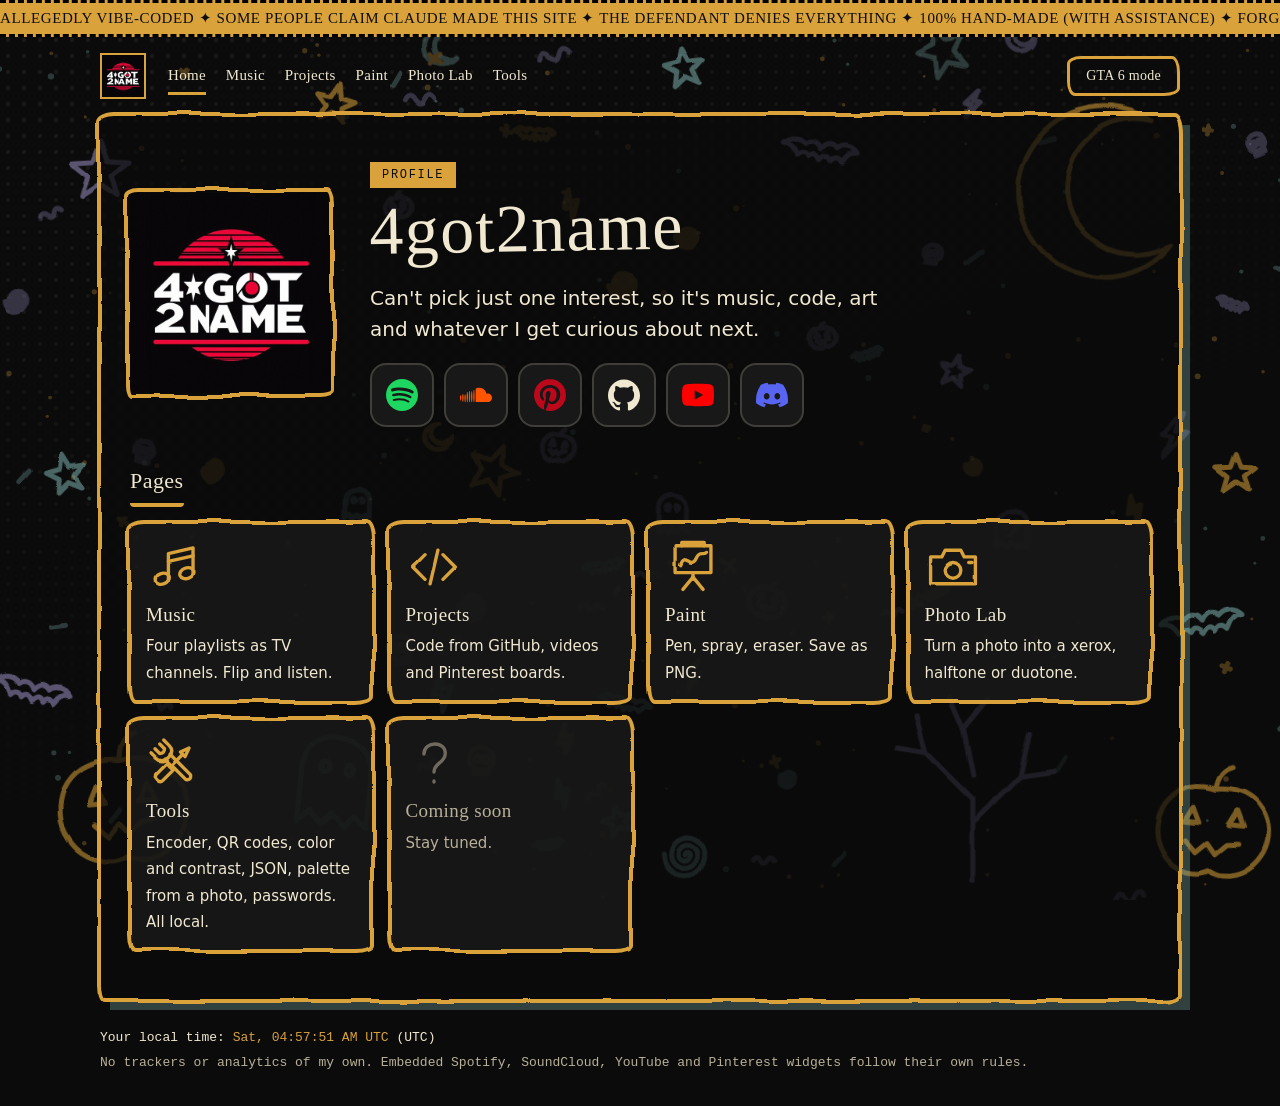
<file: index.html>
<!DOCTYPE html>
<html lang="en">
<head>
<meta charset="utf-8">
<meta name="viewport" content="width=device-width, initial-scale=1">
<title>4got2name</title>
<meta name="description" content="Music, projects and a few useful toys in one place.">
<link rel="icon" href="favicon.ico" sizes="any">
<link rel="icon" type="image/png" sizes="32x32" href="assets/favicon-32.png">
<link rel="apple-touch-icon" href="assets/favicon-180.png">
<link rel="preconnect" href="https://fonts.googleapis.com">
<link rel="preconnect" href="https://fonts.gstatic.com" crossorigin>
<link href="https://fonts.googleapis.com/css2?family=Patrick+Hand&family=Permanent+Marker&display=swap" rel="stylesheet">
<link rel="stylesheet" href="site.css?v=20261121d">
<script src="figures.js?v=20261121d"></script>
<script src="site.js?v=20261121d"></script>
</head>
<body data-page="home">
<a class="skip" href="#main">Skip to content</a>
<div class="ticker" id="ticker" aria-hidden="true"></div>
<header class="top">
  <a class="brand" href="index.html"><img src="assets/logo-main.png" alt="4got2name, home" width="46" height="46"></a>
  <nav aria-label="Pages">
    <a href="index.html" aria-current="page">Home</a>
    <a href="music.html">Music</a>
    <a href="projects.html">Projects</a>
    <a href="draw.html">Paint</a>
    <a href="lab.html">Photo Lab</a>
    <a href="tools.html">Tools</a>
  </nav>
</header>

<main id="main" class="sheet">
  <section class="profile">
    <div class="avatar"><img src="assets/logo-main.png" alt="" width="200" height="200"></div>
    <div>
      <p class="label">Profile</p>
      <h1>4got2name</h1>
      <p class="bio">Can't pick just one interest, so it's music, code, art and whatever I get curious about next.</p>
      <nav class="hub" id="hub" aria-label="My profiles"></nav>
    </div>
  </section>

  <h2>Pages</h2>
  <ul class="cards">
    <li><a href="music.html"><svg class="card-logo" viewBox="0 0 100 100" fill="none" stroke="currentColor" stroke-width="6" stroke-linecap="round" stroke-linejoin="round" aria-hidden="true"><path d="M40 74 V26 L84 16 V64"/><path d="M40 40 L84 30"/><path d="M40 74 a11 8 -20 1 1 -22 -6 a11 8 -20 1 1 22 6Z"/><path d="M84 64 a11 8 -20 1 1 -22 -6 a11 8 -20 1 1 22 6Z"/></svg><strong>Music</strong><span>Four playlists as TV channels. Flip and listen.</span></a></li>
    <li><a href="projects.html"><svg class="card-logo" viewBox="0 0 100 100" fill="none" stroke="currentColor" stroke-width="6" stroke-linecap="round" stroke-linejoin="round" aria-hidden="true"><path d="M34 28 L12 50 L34 72"/><path d="M66 28 L88 50 L66 72"/><path d="M57 20 L43 80"/></svg><strong>Projects</strong><span>Code from GitHub, videos and Pinterest boards.</span></a></li>
    <li><a href="draw.html"><svg class="card-logo" viewBox="0 0 100 100" fill="none" stroke="currentColor" stroke-width="6" stroke-linecap="round" stroke-linejoin="round" aria-hidden="true"><path d="M18 12 H82 V60 H18Z"/><path d="M28 46 C36 22 46 56 56 34 C62 20 70 30 74 24"/><path d="M50 60 V72"/><path d="M50 68 L32 90"/><path d="M50 68 L68 90"/><path d="M30 12 V6 H70 V12"/></svg><strong>Paint</strong><span>Pen, spray, eraser. Save as PNG.</span></a></li>
    <li><a href="lab.html"><svg class="card-logo" viewBox="0 0 100 100" fill="none" stroke="currentColor" stroke-width="6" stroke-linecap="round" stroke-linejoin="round" aria-hidden="true"><path d="M10 32 H30 L36 20 H64 L70 32 H90 V80 H10Z"/><path d="M64 56 a14 14 0 1 1 -28 0 a14 14 0 1 1 28 0"/><path d="M78 42 H84"/></svg><strong>Photo Lab</strong><span>Turn a photo into a xerox, halftone or duotone.</span></a></li>
    <li><a href="tools.html"><svg class="card-logo" viewBox="0 0 100 100" fill="none" stroke="currentColor" stroke-width="6" stroke-linecap="round" stroke-linejoin="round" aria-hidden="true"><g transform="rotate(45 50 50)"><path d="M42 60 H58 V86 Q58 93 50 93 Q42 93 42 86Z"/><path d="M50 60 V28"/><path d="M44 28 H56 L50 12Z"/></g><g transform="rotate(-45 50 50)"><path d="M34 8 V22 Q34 36 50 36 Q66 36 66 22 V8"/><path d="M44 8 V20 Q50 26 56 20 V8"/><path d="M44 34 V86 Q50 94 56 86 V34"/></g></svg><strong>Tools</strong><span>Encoder, QR codes, color and contrast, JSON, palette from a photo, passwords. All local.</span></a></li>
    <li class="soon"><div><svg class="card-logo" viewBox="0 0 100 100" fill="none" stroke="currentColor" stroke-width="6" stroke-linecap="round" stroke-linejoin="round" aria-hidden="true"><path d="M32 34 C32 10 72 10 70 34 C69 50 50 50 50 66"/><path d="M50 82 V84"/></svg><strong>Coming soon</strong><span>Stay tuned.</span></div></li>
  </ul>
</main>

<footer class="foot">
  <p class="clock">Your local time: <time id="clock"></time> <span id="tz"></span></p>
  <p>No trackers or analytics of my own. Embedded Spotify, SoundCloud, YouTube and Pinterest widgets follow their own rules.</p>
</footer>

<script src="config.js?v=20261121d"></script>
<script src="lib.js?v=20261121d"></script>
<script src="home.js?v=20261121d"></script>
</body>
</html>
</file>
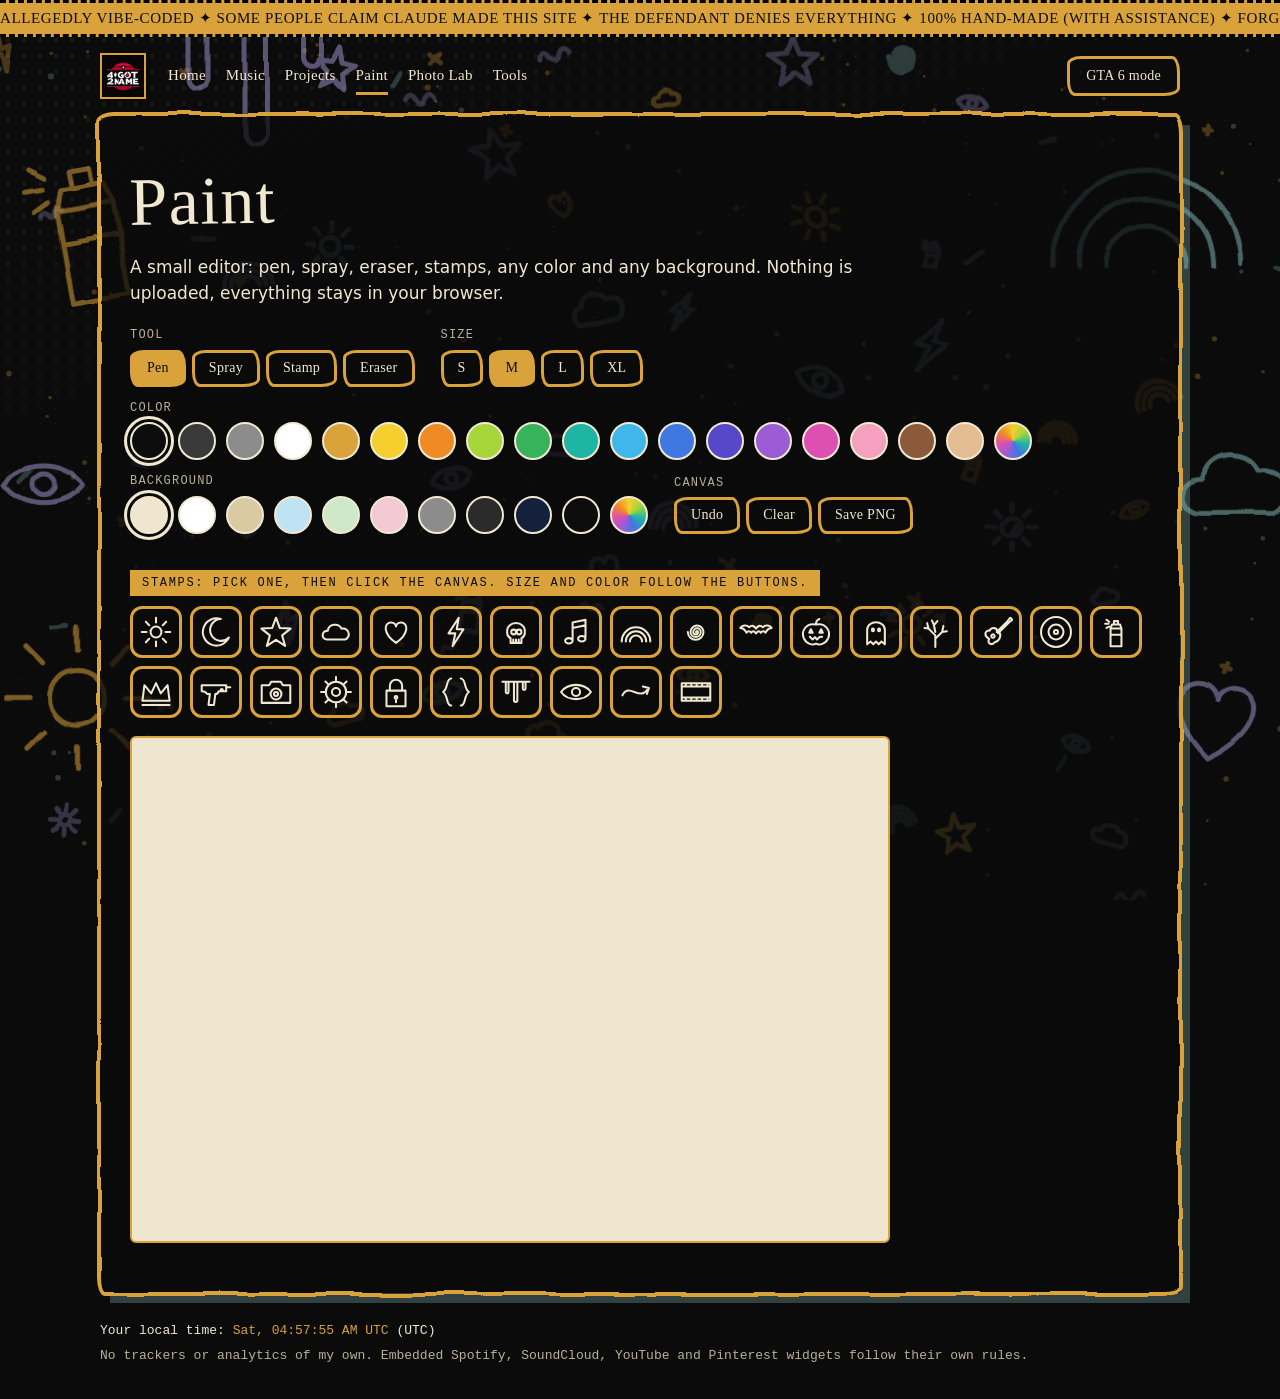
<file: draw.html>
<!DOCTYPE html>
<html lang="en">
<head>
<meta charset="utf-8">
<meta name="viewport" content="width=device-width, initial-scale=1">
<title>Paint · 4got2name</title>
<meta name="description" content="A small paint editor in the browser.">
<link rel="icon" href="favicon.ico" sizes="any">
<link rel="icon" type="image/png" sizes="32x32" href="assets/favicon-32.png">
<link rel="apple-touch-icon" href="assets/favicon-180.png">
<link rel="preconnect" href="https://fonts.googleapis.com">
<link rel="preconnect" href="https://fonts.gstatic.com" crossorigin>
<link href="https://fonts.googleapis.com/css2?family=Patrick+Hand&family=Permanent+Marker&display=swap" rel="stylesheet">
<link rel="stylesheet" href="site.css?v=20261121d">
<script src="figures.js?v=20261121d"></script>
<script src="site.js?v=20261121d"></script>
</head>
<body data-page="draw">
<a class="skip" href="#main">Skip to content</a>
<div class="ticker" id="ticker" aria-hidden="true"></div>
<header class="top">
  <a class="brand" href="index.html"><img src="assets/logo-main.png" alt="4got2name, home" width="46" height="46"></a>
  <nav aria-label="Pages">
    <a href="index.html">Home</a>
    <a href="music.html">Music</a>
    <a href="projects.html">Projects</a>
    <a href="draw.html" aria-current="page">Paint</a>
    <a href="lab.html">Photo Lab</a>
    <a href="tools.html">Tools</a>
  </nav>
</header>

<main id="main" class="sheet">
  <h1>Paint</h1>
  <p class="lead">A small editor: pen, spray, eraser, stamps, any color and any background. Nothing is uploaded, everything stays in your browser.</p>

  <div class="tools" role="toolbar" aria-label="Drawing tools">
    <div class="tgroup">
      <span class="tlabel">Tool</span>
      <div class="seg">
        <button type="button" data-tool="pen" aria-pressed="true">Pen</button>
        <button type="button" data-tool="spray" aria-pressed="false">Spray</button>
        <button type="button" data-tool="stamp" aria-pressed="false">Stamp</button>
        <button type="button" data-tool="eraser" aria-pressed="false">Eraser</button>
      </div>
    </div>
    <div class="tgroup">
      <span class="tlabel">Size</span>
      <div class="seg sizes" role="group" aria-label="Size">
        <button type="button" data-size="2" aria-pressed="false">S</button>
        <button type="button" data-size="5" aria-pressed="true">M</button>
        <button type="button" data-size="10" aria-pressed="false">L</button>
        <button type="button" data-size="18" aria-pressed="false">XL</button>
      </div>
    </div>
    <div class="tgroup">
      <span class="tlabel">Color</span>
      <div class="palette" id="palette" role="group" aria-label="Colors"></div>
    </div>
    <div class="tgroup">
      <span class="tlabel">Background</span>
      <div class="palette" id="bgpalette" role="group" aria-label="Background colors"></div>
    </div>
    <div class="tgroup">
      <span class="tlabel">Canvas</span>
      <div class="seg">
        <button type="button" id="undo">Undo</button>
        <button type="button" id="clear">Clear</button>
        <button type="button" id="save">Save PNG</button>
      </div>
    </div>
  </div>
  <p class="label" style="margin-top:22px">Stamps: pick one, then click the canvas. Size and color follow the buttons.</p>
  <div class="stamps" id="stamps" role="group" aria-label="Stamps"></div>
  <canvas id="paint" width="960" height="640" role="img" aria-label="Drawing canvas" style="margin-top:18px"></canvas>

</main>

<footer class="foot">
  <p class="clock">Your local time: <time id="clock"></time> <span id="tz"></span></p>
  <p>No trackers or analytics of my own. Embedded Spotify, SoundCloud, YouTube and Pinterest widgets follow their own rules.</p>
</footer>

<script src="config.js?v=20261121d"></script>
<script src="lib.js?v=20261121d"></script>
<script src="draw.js?v=20261121d"></script>
</body>
</html>
</file>
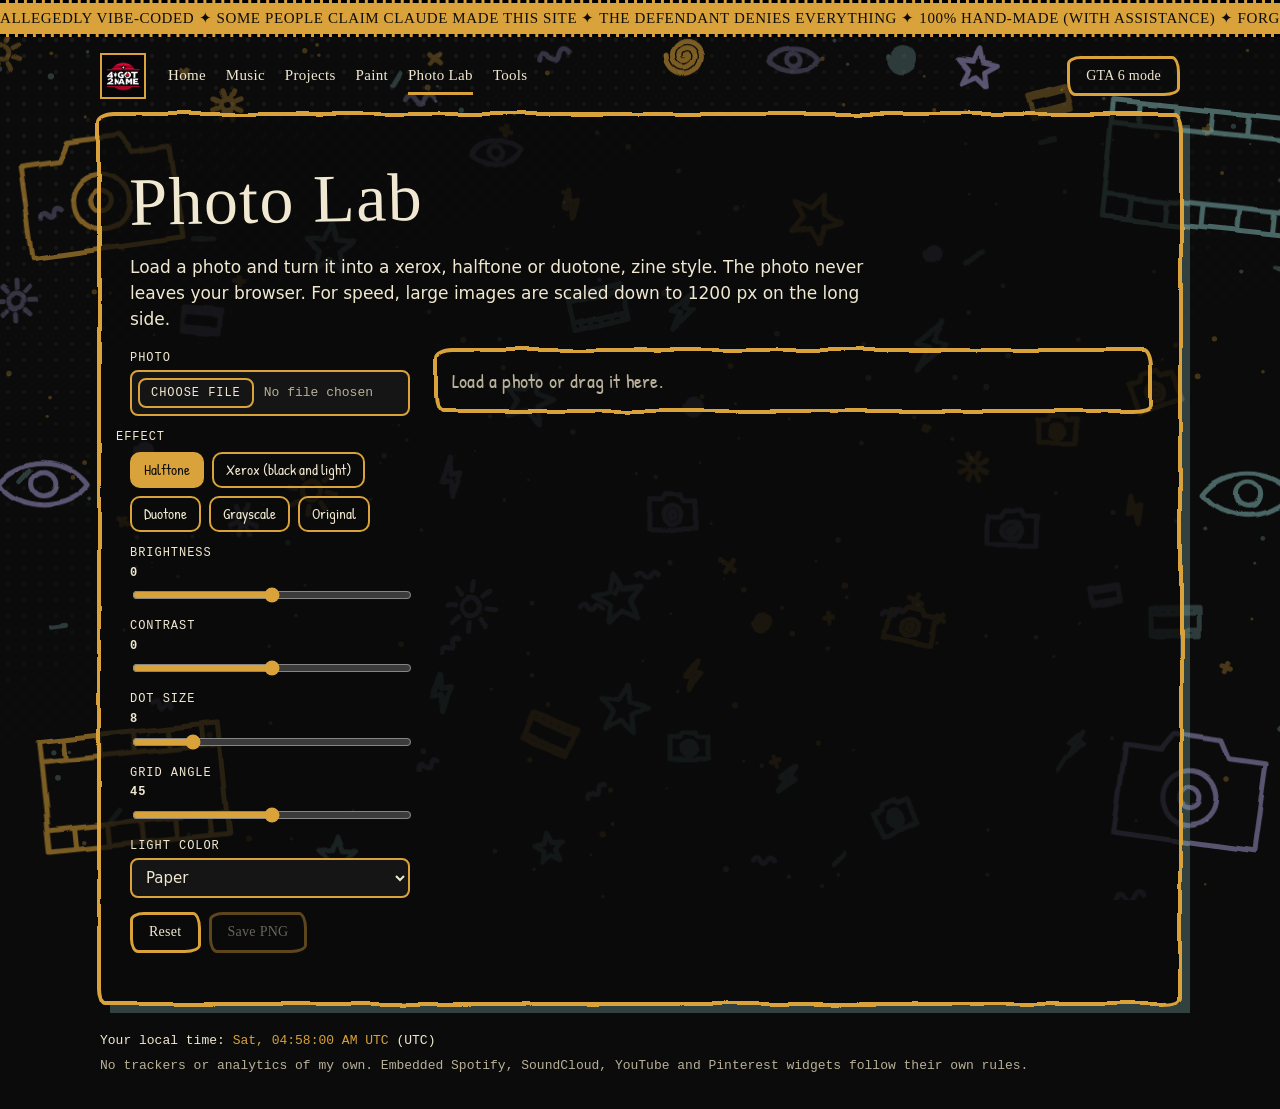
<file: lab.html>
<!DOCTYPE html>
<html lang="en">
<head>
<meta charset="utf-8">
<meta name="viewport" content="width=device-width, initial-scale=1">
<title>Photo Lab · 4got2name</title>
<meta name="description" content="Turn a photo into a xerox, halftone or duotone.">
<link rel="icon" href="favicon.ico" sizes="any">
<link rel="icon" type="image/png" sizes="32x32" href="assets/favicon-32.png">
<link rel="apple-touch-icon" href="assets/favicon-180.png">
<link rel="preconnect" href="https://fonts.googleapis.com">
<link rel="preconnect" href="https://fonts.gstatic.com" crossorigin>
<link href="https://fonts.googleapis.com/css2?family=Patrick+Hand&family=Permanent+Marker&display=swap" rel="stylesheet">
<link rel="stylesheet" href="site.css?v=20261121d">
<script src="figures.js?v=20261121d"></script>
<script src="site.js?v=20261121d"></script>
</head>
<body data-page="lab">
<a class="skip" href="#main">Skip to content</a>
<div class="ticker" id="ticker" aria-hidden="true"></div>
<header class="top">
  <a class="brand" href="index.html"><img src="assets/logo-main.png" alt="4got2name, home" width="46" height="46"></a>
  <nav aria-label="Pages">
    <a href="index.html">Home</a>
    <a href="music.html">Music</a>
    <a href="projects.html">Projects</a>
    <a href="draw.html">Paint</a>
    <a href="lab.html" aria-current="page">Photo Lab</a>
    <a href="tools.html">Tools</a>
  </nav>
</header>

<main id="main" class="sheet">
  <h1>Photo Lab</h1>
  <p class="lead">Load a photo and turn it into a xerox, halftone or duotone, zine style. The photo never leaves your browser. For speed, large images are scaled down to 1200 px on the long side.</p>

  <div class="editor">
    <div>
      <label class="field">Photo <input type="file" id="file" accept="image/*"></label>

      <fieldset id="modes">
        <legend>Effect</legend>
        <div class="chips">
        <label><input type="radio" name="mode" value="halftone" checked> Halftone</label>
        <label><input type="radio" name="mode" value="xerox"> Xerox (black and light)</label>
        <label><input type="radio" name="mode" value="duotone"> Duotone</label>
        <label><input type="radio" name="mode" value="gray"> Grayscale</label>
        <label><input type="radio" name="mode" value="original"> Original</label>
        </div>
      </fieldset>

      <label class="field">Brightness <output id="brightness-o">0</output>
        <input type="range" id="brightness" min="-100" max="100" step="1" value="0"></label>
      <label class="field">Contrast <output id="contrast-o">0</output>
        <input type="range" id="contrast" min="-100" max="100" step="1" value="0"></label>
      <label class="field" data-for="xerox">Threshold <output id="threshold-o">128</output>
        <input type="range" id="threshold" min="1" max="254" step="1" value="128"></label>
      <label class="field" data-for="halftone">Dot size <output id="cell-o">8</output>
        <input type="range" id="cell" min="4" max="24" step="1" value="8"></label>
      <label class="field" data-for="halftone">Grid angle <output id="angle-o">45</output>
        <input type="range" id="angle" min="0" max="90" step="1" value="45"></label>
      <label class="field" data-for="xerox duotone halftone">Light color
        <select id="light">
          <option value="paper">Paper</option>
          <option value="accent">Site accent</option>
        </select></label>

      <div class="row">
        <button type="button" id="reset">Reset</button>
        <button type="button" id="save" disabled>Save PNG</button>
      </div>
      <p class="note" id="msg" aria-live="polite"></p>
    </div>

    <div class="stage" id="stage">
      <p class="unset" id="empty">Load a photo or drag it here.</p>
      <canvas id="out" width="640" height="420" role="img" aria-label="Processed result" hidden></canvas>
    </div>
  </div>
</main>

<footer class="foot">
  <p class="clock">Your local time: <time id="clock"></time> <span id="tz"></span></p>
  <p>No trackers or analytics of my own. Embedded Spotify, SoundCloud, YouTube and Pinterest widgets follow their own rules.</p>
</footer>

<script src="config.js?v=20261121d"></script>
<script src="imglib.js?v=20261121d"></script>
<script src="lab.js?v=20261121d"></script>
</body>
</html>
</file>
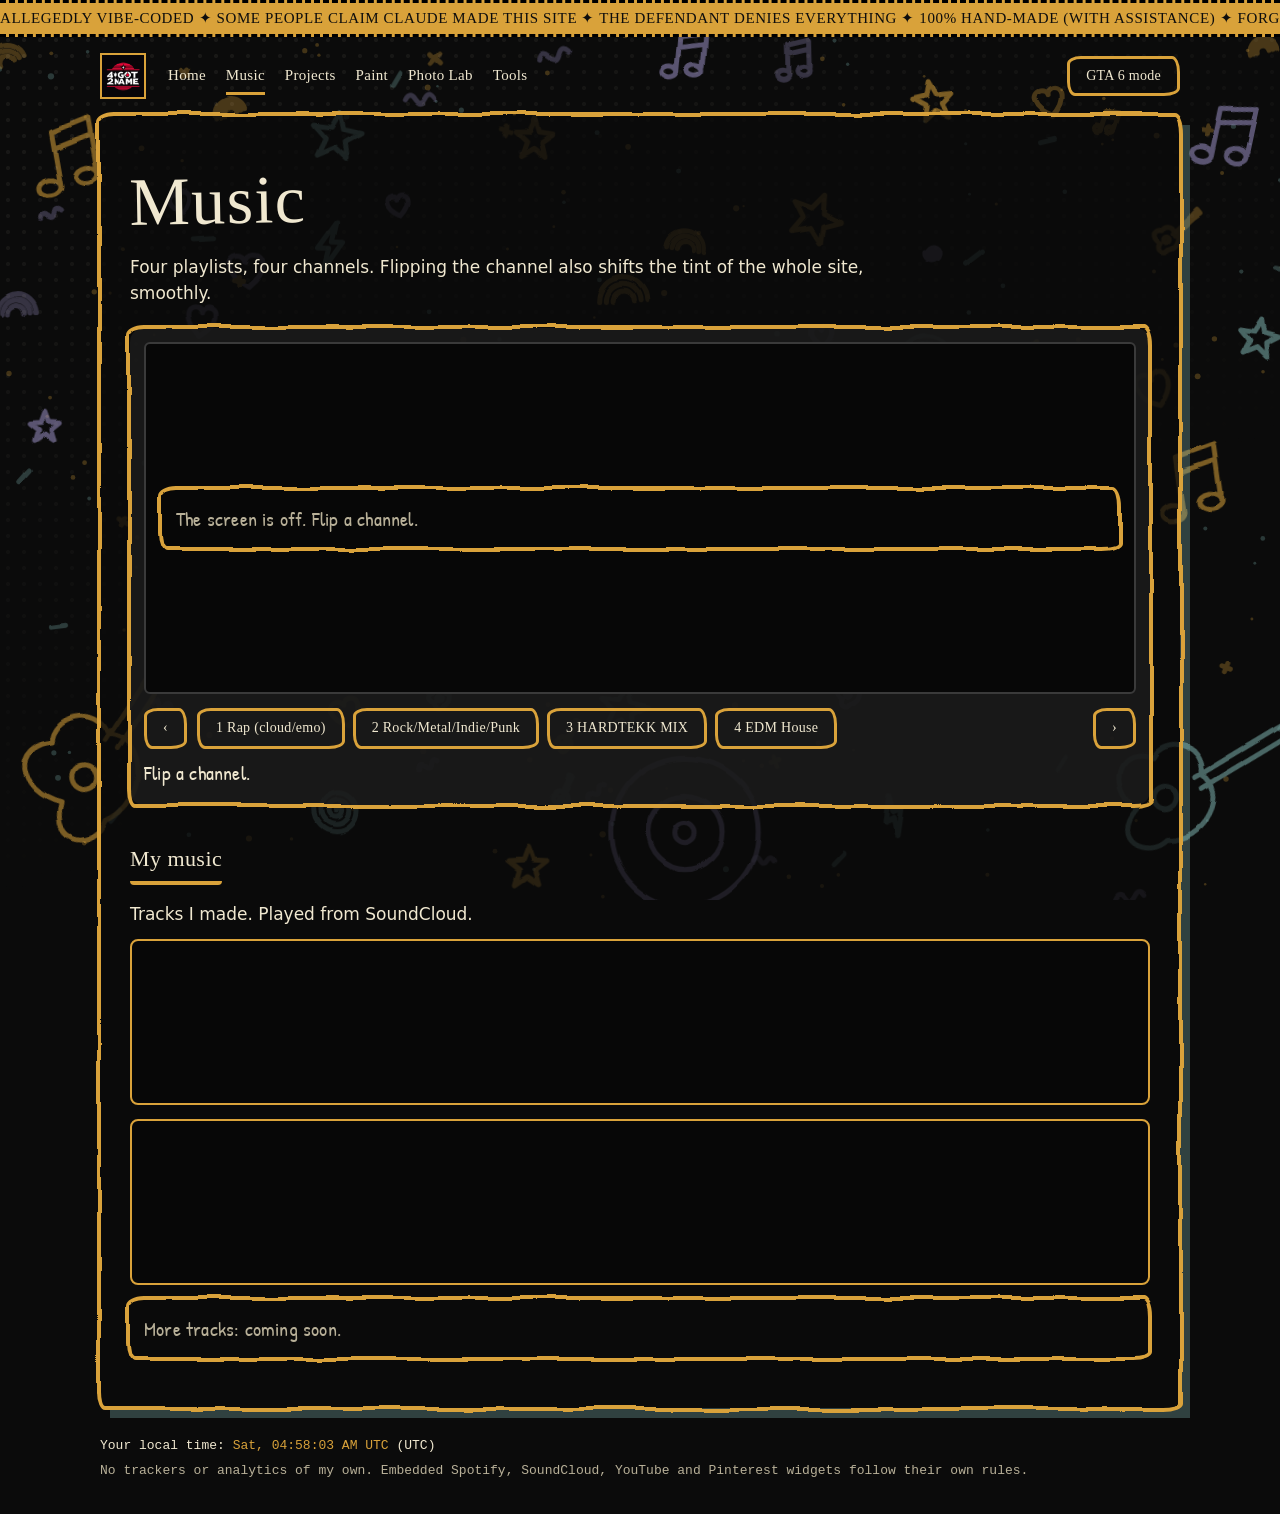
<file: music.html>
<!DOCTYPE html>
<html lang="en">
<head>
<meta charset="utf-8">
<meta name="viewport" content="width=device-width, initial-scale=1">
<title>Music · 4got2name</title>
<meta name="description" content="Four Spotify playlists as TV channels.">
<link rel="icon" href="favicon.ico" sizes="any">
<link rel="icon" type="image/png" sizes="32x32" href="assets/favicon-32.png">
<link rel="apple-touch-icon" href="assets/favicon-180.png">
<link rel="preconnect" href="https://fonts.googleapis.com">
<link rel="preconnect" href="https://fonts.gstatic.com" crossorigin>
<link href="https://fonts.googleapis.com/css2?family=Patrick+Hand&family=Permanent+Marker&display=swap" rel="stylesheet">
<link rel="stylesheet" href="site.css?v=20261121d">
<script src="figures.js?v=20261121d"></script>
<script src="site.js?v=20261121d"></script>
</head>
<body data-page="music">
<a class="skip" href="#main">Skip to content</a>
<div class="ticker" id="ticker" aria-hidden="true"></div>
<header class="top">
  <a class="brand" href="index.html"><img src="assets/logo-main.png" alt="4got2name, home" width="46" height="46"></a>
  <nav aria-label="Pages">
    <a href="index.html">Home</a>
    <a href="music.html" aria-current="page">Music</a>
    <a href="projects.html">Projects</a>
    <a href="draw.html">Paint</a>
    <a href="lab.html">Photo Lab</a>
    <a href="tools.html">Tools</a>
  </nav>
</header>

<main id="main" class="sheet">
  <h1>Music</h1>
  <p class="lead">Four playlists, four channels. Flipping the channel also shifts the tint of the whole site, smoothly.</p>

  <div class="tv" style="margin-top:22px">
    <div class="screen">
      <div id="player" class="player"></div>
      <canvas id="static" width="320" height="180" hidden aria-hidden="true"></canvas>
    </div>
    <div class="tv-ctl">
      <button type="button" id="ch-prev" aria-label="Previous channel">‹</button>
      <div class="channels" id="channels" role="group" aria-label="Channels"></div>
      <button type="button" id="ch-next" aria-label="Next channel">›</button>
    </div>
    <p class="note" id="ch-note" aria-live="polite">Flip a channel.</p>
  </div>

  <h2>My music</h2>
  <p class="lead">Tracks I made. Played from SoundCloud.</p>
  <div class="own" id="own"></div>
</main>

<footer class="foot">
  <p class="clock">Your local time: <time id="clock"></time> <span id="tz"></span></p>
  <p>No trackers or analytics of my own. Embedded Spotify, SoundCloud, YouTube and Pinterest widgets follow their own rules.</p>
</footer>

<script src="config.js?v=20261121d"></script>
<script src="lib.js?v=20261121d"></script>
<script src="music.js?v=20261121d"></script>
</body>
</html>
</file>
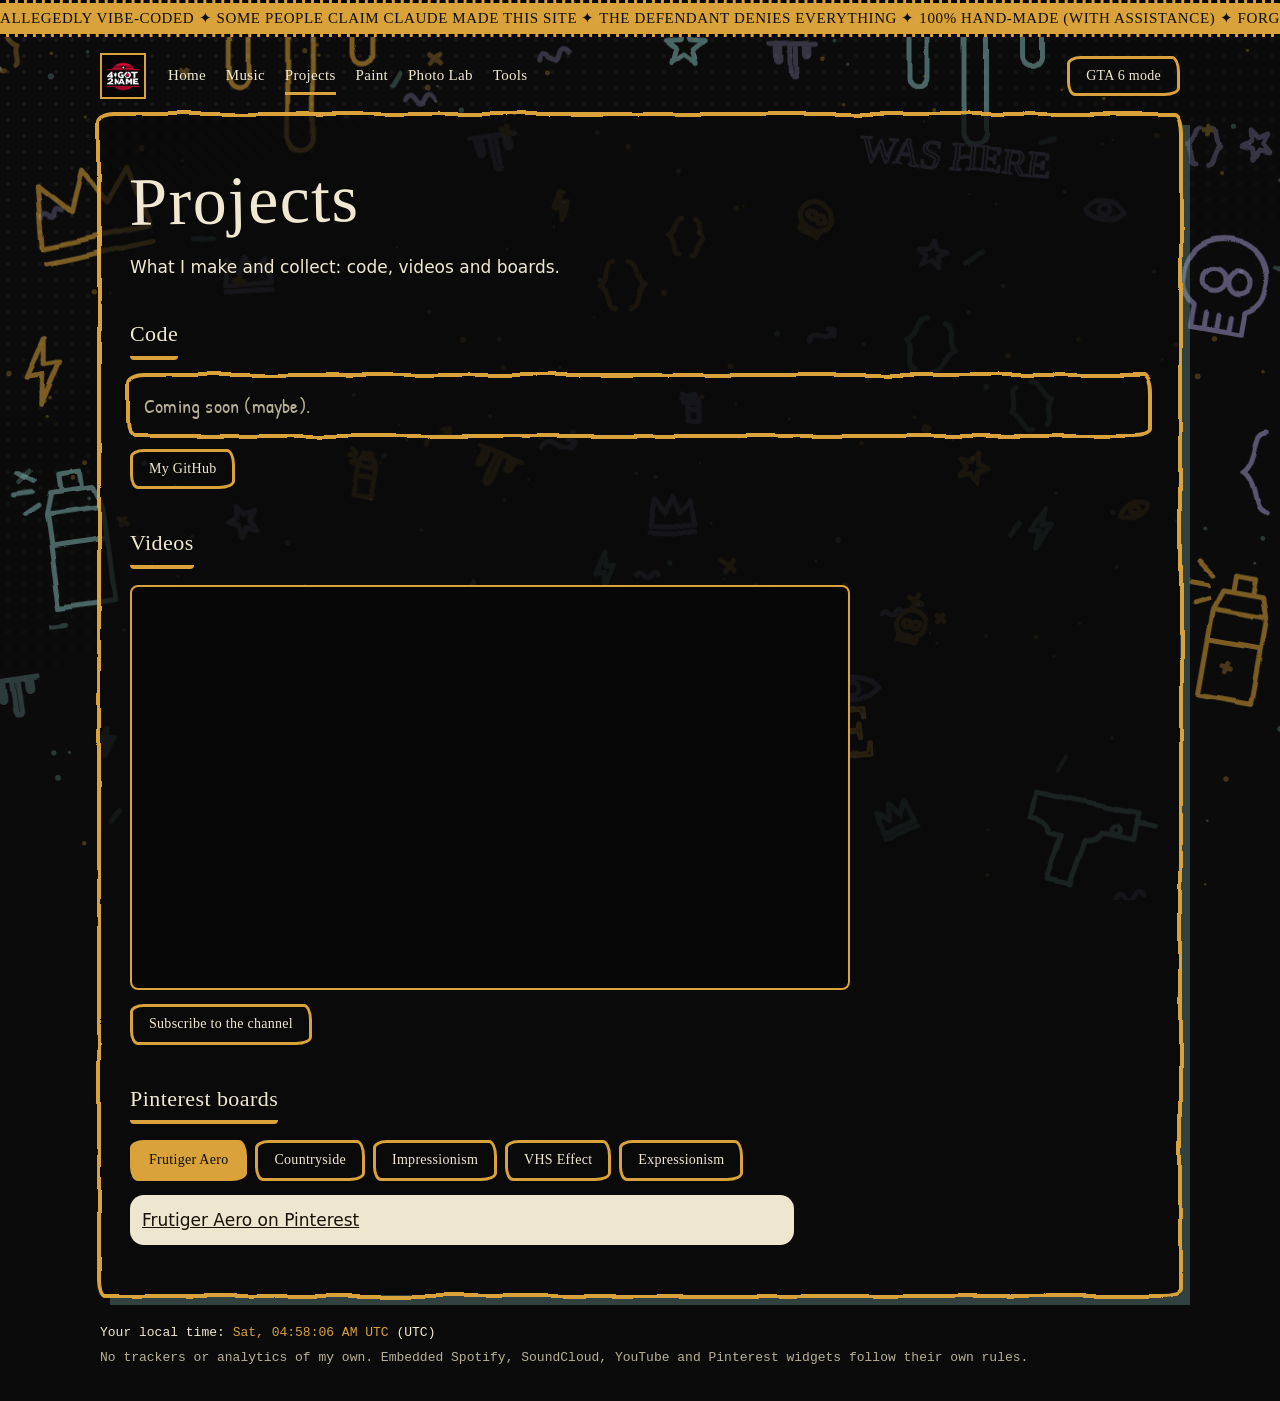
<file: projects.html>
<!DOCTYPE html>
<html lang="en">
<head>
<meta charset="utf-8">
<meta name="viewport" content="width=device-width, initial-scale=1">
<title>Projects · 4got2name</title>
<meta name="description" content="Code from GitHub, videos from YouTube, boards from Pinterest.">
<link rel="icon" href="favicon.ico" sizes="any">
<link rel="icon" type="image/png" sizes="32x32" href="assets/favicon-32.png">
<link rel="apple-touch-icon" href="assets/favicon-180.png">
<link rel="preconnect" href="https://fonts.googleapis.com">
<link rel="preconnect" href="https://fonts.gstatic.com" crossorigin>
<link href="https://fonts.googleapis.com/css2?family=Patrick+Hand&family=Permanent+Marker&display=swap" rel="stylesheet">
<link rel="stylesheet" href="site.css?v=20261121d">
<script src="figures.js?v=20261121d"></script>
<script src="site.js?v=20261121d"></script>
</head>
<body data-page="projects">
<a class="skip" href="#main">Skip to content</a>
<div class="ticker" id="ticker" aria-hidden="true"></div>
<header class="top">
  <a class="brand" href="index.html"><img src="assets/logo-main.png" alt="4got2name, home" width="46" height="46"></a>
  <nav aria-label="Pages">
    <a href="index.html">Home</a>
    <a href="music.html">Music</a>
    <a href="projects.html" aria-current="page">Projects</a>
    <a href="draw.html">Paint</a>
    <a href="lab.html">Photo Lab</a>
    <a href="tools.html">Tools</a>
  </nav>
</header>

<main id="main" class="sheet">
  <h1>Projects</h1>
  <p class="lead">What I make and collect: code, videos and boards.</p>

  <h2>Code</h2>
  <div id="gh-list"></div>

  <h2>Videos</h2>
  <div id="yt-body"></div>

  <h2>Pinterest boards</h2>
  <div class="boards" id="boards" role="group" aria-label="Pinterest boards"></div>
  <div id="pin-embed"></div>
</main>

<footer class="foot">
  <p class="clock">Your local time: <time id="clock"></time> <span id="tz"></span></p>
  <p>No trackers or analytics of my own. Embedded Spotify, SoundCloud, YouTube and Pinterest widgets follow their own rules.</p>
</footer>

<script src="config.js?v=20261121d"></script>
<script src="lib.js?v=20261121d"></script>
<script src="projects.js?v=20261121d"></script>
</body>
</html>
</file>
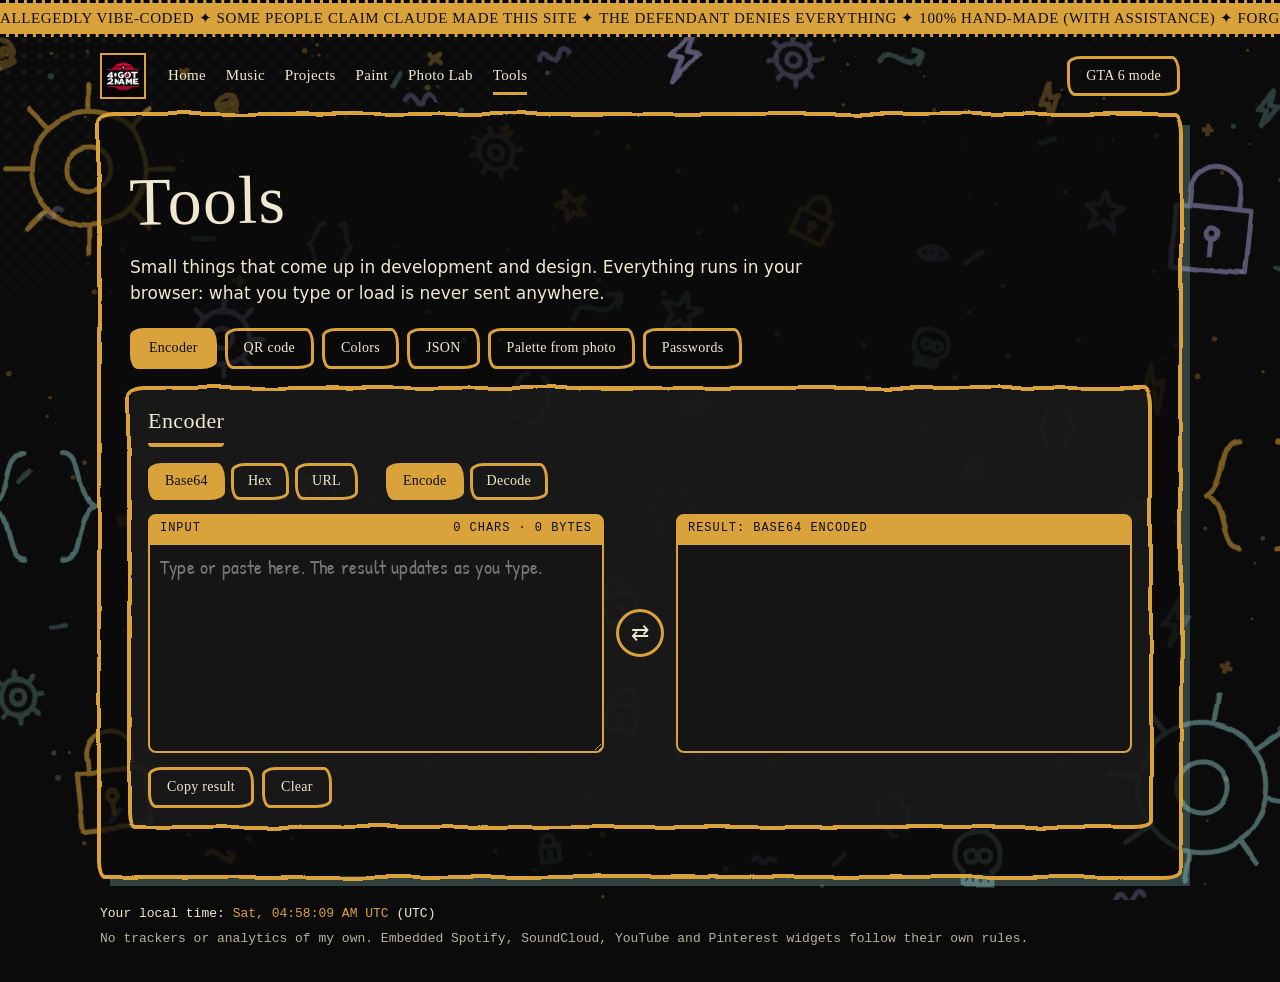
<file: tools.html>
<!DOCTYPE html>
<html lang="en">
<head>
<meta charset="utf-8">
<meta name="viewport" content="width=device-width, initial-scale=1">
<title>Tools · 4got2name</title>
<meta name="description" content="Encoding and a password generator, all local.">
<link rel="icon" href="favicon.ico" sizes="any">
<link rel="icon" type="image/png" sizes="32x32" href="assets/favicon-32.png">
<link rel="apple-touch-icon" href="assets/favicon-180.png">
<link rel="preconnect" href="https://fonts.googleapis.com">
<link rel="preconnect" href="https://fonts.gstatic.com" crossorigin>
<link href="https://fonts.googleapis.com/css2?family=Patrick+Hand&family=Permanent+Marker&display=swap" rel="stylesheet">
<link rel="stylesheet" href="site.css?v=20261121d">
<script src="figures.js?v=20261121d"></script>
<script src="site.js?v=20261121d"></script>
</head>
<body data-page="tools">
<a class="skip" href="#main">Skip to content</a>
<div class="ticker" id="ticker" aria-hidden="true"></div>
<header class="top">
  <a class="brand" href="index.html"><img src="assets/logo-main.png" alt="4got2name, home" width="46" height="46"></a>
  <nav aria-label="Pages">
    <a href="index.html">Home</a>
    <a href="music.html">Music</a>
    <a href="projects.html">Projects</a>
    <a href="draw.html">Paint</a>
    <a href="lab.html">Photo Lab</a>
    <a href="tools.html" aria-current="page">Tools</a>
  </nav>
</header>

<main id="main" class="sheet">
  <h1>Tools</h1>
  <p class="lead">Small things that come up in development and design. Everything runs in your browser: what you type or load is never sent anywhere.</p>

  <div class="toolnav" role="group" aria-label="Choose a tool">
    <button type="button" data-tab="enc" aria-pressed="true">Encoder</button>
    <button type="button" data-tab="qr" aria-pressed="false">QR code</button>
    <button type="button" data-tab="color" aria-pressed="false">Colors</button>
    <button type="button" data-tab="json" aria-pressed="false">JSON</button>
    <button type="button" data-tab="pal" aria-pressed="false">Palette from photo</button>
    <button type="button" data-tab="pass" aria-pressed="false">Passwords</button>
  </div>

  <section class="tool" data-pane="enc" aria-labelledby="t-enc">
    <h2 id="t-enc">Encoder</h2>
    <div class="enc-bar">
      <div class="seg" role="group" aria-label="Format">
        <button type="button" data-fmt="b64" aria-pressed="true">Base64</button>
        <button type="button" data-fmt="hex" aria-pressed="false">Hex</button>
        <button type="button" data-fmt="url" aria-pressed="false">URL</button>
      </div>
      <div class="seg" role="group" aria-label="Direction">
        <button type="button" data-dir="enc" aria-pressed="true">Encode</button>
        <button type="button" data-dir="dec" aria-pressed="false">Decode</button>
      </div>
    </div>
    <div class="enc-grid">
      <div class="pane">
        <div class="pane-h"><label for="enc-in">Input</label><span id="enc-in-n">0 chars</span></div>
        <textarea id="enc-in" spellcheck="false" placeholder="Type or paste here. The result updates as you type."></textarea>
      </div>
      <button type="button" id="enc-swap" class="swap" aria-label="Swap: use the result as the input and flip the direction" title="Swap">⇄</button>
      <div class="pane">
        <div class="pane-h"><span id="enc-out-h">Result</span><span id="enc-out-n"></span></div>
        <pre class="out" id="enc-out"></pre>
      </div>
    </div>
    <div class="row" style="margin-top:14px">
      <button type="button" id="enc-copy">Copy result</button>
      <button type="button" id="enc-clear">Clear</button>
    </div>
    <p class="note" id="enc-note" role="status"></p>
  </section>

  <section class="tool" data-pane="qr" aria-labelledby="t-qr" hidden>
    <h2 id="t-qr">QR code</h2>
    <div class="qr-grid">
      <div>
        <label class="field">Text or link <textarea id="qr-in" spellcheck="false" placeholder="https://4got2name.com"></textarea></label>
        <label class="field">Error correction
          <select id="qr-ecc">
            <option value="L">L: about 7% can be damaged</option>
            <option value="M" selected>M: about 15%</option>
            <option value="Q">Q: about 25%</option>
            <option value="H">H: about 30%</option>
          </select></label>
        <div class="row">
          <button type="button" id="qr-svg" disabled>Download SVG</button>
          <button type="button" id="qr-png" disabled>Download PNG</button>
        </div>
        <p class="note" id="qr-note" role="status"></p>
      </div>
      <div class="qr-box" id="qr-preview" aria-live="polite"><p class="unset">The code appears here.</p></div>
    </div>
  </section>

  <section class="tool" data-pane="color" aria-labelledby="t-color" hidden>
    <h2 id="t-color">Colors</h2>
    <h3>Convert</h3>
    <div class="color-row">
      <input type="color" id="col-pick" value="#d9a23a" aria-label="Pick a color">
      <label class="field" style="margin:0;flex:1">Any format: #hex, rgb(), hsl()
        <input type="text" id="col-in" value="#d9a23a" spellcheck="false"></label>
    </div>
    <div class="values" id="col-out" aria-live="polite"></div>
    <h3>Contrast checker (WCAG)</h3>
    <div class="contrast-grid">
      <div class="color-row">
        <input type="color" id="fg-pick" value="#f0e8d0" aria-label="Pick the text color">
        <label class="field" style="margin:0;flex:1">Text <input type="text" id="fg-in" value="#f0e8d0" spellcheck="false"></label>
      </div>
      <div class="color-row">
        <input type="color" id="bg-pick" value="#0b0b0b" aria-label="Pick the background color">
        <label class="field" style="margin:0;flex:1">Background <input type="text" id="bg-in" value="#0b0b0b" spellcheck="false"></label>
      </div>
    </div>
    <div class="row" style="margin-top:12px"><button type="button" id="ct-swap">Swap colors</button></div>
    <div class="contrast-out">
      <div class="sample" id="ct-sample">Sample text, the quick brown fox. <strong>Large bold sample</strong></div>
      <div id="ct-result" aria-live="polite"></div>
    </div>
  </section>

  <section class="tool" data-pane="json" aria-labelledby="t-json" hidden>
    <h2 id="t-json">JSON</h2>
    <div class="cols">
      <div class="pane">
        <div class="pane-h"><label for="json-in">Input</label><span id="json-in-n">0 chars</span></div>
        <textarea id="json-in" spellcheck="false" placeholder='{"paste":"JSON here"}'></textarea>
      </div>
      <div class="pane">
        <div class="pane-h"><span>Result</span><span id="json-out-n"></span></div>
        <pre class="out" id="json-out"></pre>
      </div>
    </div>
    <div class="row" style="margin-top:14px">
      <button type="button" id="json-fmt">Format</button>
      <button type="button" id="json-min">Minify</button>
      <label class="inline">Indent
        <select id="json-indent"><option value="2" selected>2 spaces</option><option value="4">4 spaces</option><option value="tab">tab</option></select></label>
      <label class="inline"><input type="checkbox" id="json-sort"> sort keys</label>
      <button type="button" id="json-copy">Copy result</button>
    </div>
    <p class="note" id="json-note" role="status"></p>
    <p class="note">Numbers are read as JavaScript doubles: integers above 9007199254740991 lose precision.</p>
  </section>

  <section class="tool" data-pane="pal" aria-labelledby="t-pal" hidden>
    <h2 id="t-pal">Palette from photo</h2>
    <div class="qr-grid">
      <div>
        <label class="field">Photo <input type="file" id="pal-file" accept="image/*"></label>
        <label class="field">Colors <output id="pal-n-o">6</output>
          <input type="range" id="pal-n" min="3" max="10" step="1" value="6"></label>
        <p class="note" id="pal-note" role="status"></p>
      </div>
      <div>
        <canvas id="pal-img" class="pal-img" width="10" height="10" role="img" aria-label="Loaded photo" hidden></canvas>
        <p class="unset" id="pal-empty">Load a photo to pull its main colors. Click a swatch to copy its hex.</p>
      </div>
    </div>
    <div class="swatches" id="pal-out"></div>
  </section>

  <section class="tool" data-pane="pass" aria-labelledby="t-pass" hidden>
    <h2 id="t-pass">Password generator</h2>
    <label class="field">Length <output id="pass-len-o">20</output>
      <input type="range" id="pass-len" min="8" max="64" step="1" value="20"></label>
    <fieldset>
      <legend>Characters</legend>
      <label><input type="checkbox" id="p-lower" checked> lowercase a-z</label>
      <label><input type="checkbox" id="p-upper" checked> uppercase A-Z</label>
      <label><input type="checkbox" id="p-digit" checked> digits 0-9</label>
      <label><input type="checkbox" id="p-sym"> symbols !@#$%^&amp;*-_=+</label>
    </fieldset>
    <div class="row"><button type="button" id="pass-go">Generate</button><button type="button" id="pass-copy">Copy</button></div>
    <pre class="out" id="pass-out" aria-live="polite" style="margin-top:12px"></pre>
    <p class="note" id="pass-note" role="status"></p>
    <p class="note">Uses crypto.getRandomValues without modulo bias. A password is not guaranteed to contain every selected set.</p>
  </section>
</main>

<footer class="foot">
  <p class="clock">Your local time: <time id="clock"></time> <span id="tz"></span></p>
  <p>No trackers or analytics of my own. Embedded Spotify, SoundCloud, YouTube and Pinterest widgets follow their own rules.</p>
</footer>

<script src="config.js?v=20261121d"></script>
<script src="textlib.js?v=20261121d"></script>
<script src="colorlib.js?v=20261121d"></script>
<script src="vendor/qrcode-generator-2.0.4.js?v=20261121d"></script>
<script src="qrlib.js?v=20261121d"></script>
<script src="tools.js?v=20261121d"></script>
</body>
</html>
</file>
<file: site.css>
/* Paint theme only for now: black canvas, wobbly marker lines. Night and Core were removed on request.
   No pure white anywhere in the UI. Accent is a single muted tone that changes smoothly (@property + transition). */
@property --accent {
  syntax: "<color>";
  inherits: true;
  initial-value: #d9a23a;
}

:root {
  --bg: #0b0b0b;
  --panel: rgba(12, 12, 12, 0.74);
  --panel2: rgba(28, 28, 28, 0.8);
  --field: #151515;
  --text: #f0e8d0;
  --muted: #b8b098;
  --line: var(--accent);
  --on-accent: #0d0d0d;
  --c2: #7fb3b0;
  --c3: #9d93c7;
  --accent: #d9a23a;
  --display: "Permanent Marker", "Comic Sans MS", "Chalkboard SE", cursive;
  --body: "Trebuchet MS", "Segoe UI", system-ui, sans-serif;
  --hand: "Patrick Hand", "Comic Sans MS", "Chalkboard SE", cursive;
  --mono: ui-monospace, "Cascadia Mono", Consolas, "Courier New", monospace;
  --h1: clamp(38px, 6.4vw, 68px);
  --caps: none;
  --ls: 0.02em;
  --py: 44px;
  --px: 30px;
  transition: --accent 1.2s ease;
}


* { box-sizing: border-box; }
[hidden] { display: none !important; }

html { background: var(--bg); scroll-behavior: smooth; transition: background-color 0.6s ease; }
body {
  margin: 0;
  color: var(--text);
  font: 17px/1.55 var(--body);
  min-height: 100vh;
  transition: color 0.5s ease;
}

a { color: inherit; }
:focus-visible { outline: 3px solid var(--text); outline-offset: 2px; box-shadow: 0 0 0 6px var(--accent); }

.skip { position: absolute; left: -999px; top: 8px; z-index: 300; }
.skip:focus { left: 12px; background: var(--text); color: var(--bg); padding: 8px 12px; }

/* ---------- background doodles ---------- */
.scene { position: fixed; inset: 0; z-index: -1; pointer-events: none; overflow: hidden; }
.scene > svg { position: absolute; inset: 0; width: 100%; height: 100%; }
.s-paint * { vector-effect: non-scaling-stroke; }

/* ---------- ticker ---------- */
.ticker {
  overflow: hidden;
  background: var(--accent);
  color: var(--on-accent);
  font: 12px/1 var(--mono);
  letter-spacing: 0.12em;
  white-space: nowrap;
}
.ticker:empty { display: none; }
.ticker .track { display: inline-flex; animation: scroll 90s linear infinite; }
.ticker span { padding: 8px 0; }
@keyframes scroll { to { transform: translateX(-50%); } }
.ticker { font-family: var(--display); font-size: 15px; letter-spacing: 0.04em; border-top: 3px dashed #000; border-bottom: 3px dashed #000; }

/* ---------- header ---------- */
.top {
  width: min(1080px, 100% - 32px);
  margin: 0 auto;
  padding: 16px 0;
  display: flex;
  flex-wrap: wrap;
  align-items: center;
  gap: 12px 22px;
}
.brand img { display: block; width: 46px; height: 46px; border: 2px solid var(--line); }
.top nav { display: flex; flex-wrap: wrap; gap: 4px 20px; }
.top nav a {
  font: 400 15px/1.2 var(--display);
  letter-spacing: var(--ls);
  text-transform: var(--caps);
  text-decoration: none;
  padding: 8px 0;
  border-bottom: 3px solid transparent;
}
.top nav a:hover, .top nav a[aria-current="page"] { border-bottom-color: var(--accent); }


/* ---------- panels ---------- */
.sheet {
  position: relative;
  width: min(1080px, 100% - 32px);
  margin: 0 auto;
  background: var(--panel);
  color: var(--text);
  padding: var(--py) var(--px) calc(var(--py) + 6px);
  transition: background-color 0.5s ease, color 0.5s ease;
}

/* wobbly hand-drawn outline: a filtered pseudo-element, so text and form controls stay crisp */
:is(.sheet, .cards a, .cards .soon div, .tool, .tv, #gh-list li, .unset, fieldset)::before {
  content: "";
  position: absolute;
  inset: -3px;
  border: 4px solid var(--accent);
  border-radius: 18px 9px 20px 8px / 10px 20px 8px 18px;
  filter: url(#wobble);
  pointer-events: none;
}
:is(.cards a, .cards .soon div, .tool, .tv, #gh-list li, .unset, fieldset) { position: relative; border-radius: 14px; }
.cards li:nth-child(even) :is(a, div)::before, .tool:nth-of-type(even)::before { border-color: var(--c2); }
.cards li:nth-child(3n) :is(a, div)::before { border-color: var(--c3); }

.label { margin: 0; font: 12px/1.3 var(--mono); letter-spacing: 0.14em; text-transform: uppercase; color: var(--muted); }
h1 { font: 400 var(--h1)/1.1 var(--display); letter-spacing: var(--ls); text-transform: var(--caps); margin: 6px 0 14px; word-break: break-word; }
@keyframes pulse { 50% { opacity: 0.55; } }
h2 {
  font: 400 22px/1.25 var(--display);
  letter-spacing: var(--ls);
  text-transform: var(--caps);
  margin: 40px 0 16px;
  padding-bottom: 8px;
  border-bottom: 2px solid var(--line);
}
h2 { border-bottom: 4px solid var(--accent); width: fit-content; max-width: 100%; border-radius: 4px; }
.lead { max-width: 68ch; margin: 0 0 8px; }
.note { margin: 10px 0 0; min-height: 1.5em; font: 14px/1.4 var(--mono); }

/* ---------- buttons and fields ---------- */
button, .btn {
  display: inline-block;
  font: 400 14px/1.2 var(--display);
  letter-spacing: var(--ls);
  color: var(--text);
  background: transparent;
  border: 2px solid var(--line);
  border-radius: 999px;
  padding: 9px 16px;
  cursor: pointer;
  text-decoration: none;
  transition: background-color 0.3s ease, color 0.3s ease;
}
button:hover, .btn:hover { background: var(--accent); color: var(--on-accent); border-color: var(--accent); }
button:active, .btn:active { transform: translateY(1px); }
button[aria-pressed="true"] { background: var(--accent); color: var(--on-accent); border-color: var(--accent);  transition: none; }
button:disabled { opacity: 0.4; cursor: not-allowed; background: transparent; color: var(--text); border-color: var(--line); }
:is(button, .btn) { border-width: 3px; border-radius: 14px 8px 16px 8px / 8px 16px 8px 14px; }

input, select, textarea {
  width: 100%;
  font: 15px/1.4 var(--body);
  color: var(--text);
  background: var(--field);
  border: 2px solid var(--line);
  border-radius: 8px;
  padding: 8px 10px;
  transition: background-color 0.5s ease, color 0.5s ease;
}
textarea { font-family: var(--mono); font-size: 14px; min-height: 110px; resize: vertical; }
input[type="range"] { padding: 0; accent-color: var(--accent); background: transparent; border: 0; }
input[type="radio"], input[type="checkbox"] { width: auto; accent-color: var(--accent); }
input[type="file"] { padding: 8px; }
.field { display: grid; gap: 4px; margin-bottom: 14px; font: 12px/1.3 var(--mono); letter-spacing: 0.08em; text-transform: uppercase; }
.field output { font-weight: 700; }
fieldset { border: 2px solid var(--line); border-radius: 8px; margin: 0 0 14px; padding: 10px 12px; }
fieldset { border: 0; padding: 14px; }
legend { font: 12px/1.3 var(--mono); letter-spacing: 0.08em; text-transform: uppercase; padding: 0; margin-left: -14px; }
fieldset label { display: block; padding: 3px 0; cursor: pointer; }
.row { display: flex; flex-wrap: wrap; gap: 8px; align-items: center; }

.unset { margin: 0; padding: 14px; border: 2px dashed var(--line); border-radius: 8px; color: var(--muted); }
.unset { border: 0; }

/* ---------- home ---------- */
.profile { display: grid; grid-template-columns: auto 1fr; gap: 20px 40px; align-items: center; }
.avatar { position: relative; width: 200px; height: 200px; }
.avatar img { width: 100%; height: 100%; display: block; border-radius: 4px; }
.avatar::before { content: ""; position: absolute; inset: -5px; border: 4px solid var(--accent); border-radius: 14px 7px 15px 6px / 8px 15px 7px 13px; filter: url(#wobble); pointer-events: none; }
.bio { margin: 0 0 18px; font-size: 20px; max-width: 40ch; }
.hub { display: flex; flex-wrap: wrap; gap: 10px; }
.hub:empty { display: none; }

.cards { list-style: none; margin: 0; padding: 0; display: grid; grid-template-columns: repeat(auto-fit, minmax(190px, 1fr)); gap: 18px; }
/* Cards: the fill lives in the same filtered ::before as the wobbly outline, so on hover the fill and the border are one shape. */
.cards :is(a, .soon div) {
  position: relative;
  isolation: isolate;
  display: block;
  height: 100%;
  padding: 16px;
  background: none;
  border: 0;
  text-decoration: none;
  transition: color 0.2s ease;
}
.cards :is(a, .soon div)::before {
  z-index: -1;
  background: var(--panel2);
  transition: background-color 0.2s ease;
}
.cards a:hover, .cards a:focus-visible { color: var(--on-accent); }
.cards a:hover::before, .cards a:focus-visible::before { background: var(--accent); }
.cards a:focus-visible { outline: none; }
.cards a:focus-visible::before { outline: 3px solid var(--text); outline-offset: 3px; }
.cards .soon div::before { border-style: dashed; }
.cards .soon div { color: var(--muted); }
.card-logo { display: block; width: 56px; height: 56px; margin-bottom: 8px; color: var(--accent); filter: url(#wobble-s); }
.cards a:hover .card-logo, .cards a:focus-visible .card-logo { color: var(--on-accent); }
.cards .soon .card-logo { opacity: 0.55; color: var(--muted); }
.cards .label { color: inherit; }
.cards strong { display: block; margin: 4px 0 6px; font: 400 19px/1.25 var(--display); letter-spacing: var(--ls); text-transform: var(--caps); }
.cards span { font-size: 15px; }

/* ---------- music ---------- */
.tv { position: relative; background: var(--panel2); border: 2px solid var(--line); border-radius: 12px; padding: 14px; }
.tv { border: 0; }
.screen { position: relative; min-height: 352px; display: grid; background: #070707; border: 2px solid #3a3a3a; border-radius: 6px; overflow: hidden; }
.player { display: grid; }
.player iframe { width: 100%; height: 352px; border: 0; display: block; }
.player .unset { align-self: center; margin: 16px; }
.screen canvas { position: absolute; inset: 0; width: 100%; height: 100%; }
.tv-ctl { display: flex; align-items: center; gap: 10px; margin-top: 14px; }
.channels { display: flex; flex-wrap: wrap; gap: 8px; flex: 1; }

/* ---------- projects ---------- */
#gh-list ul { list-style: none; padding: 0; margin: 0; display: grid; gap: 14px; }
#gh-list li { position: relative; border: 2px solid var(--line); border-radius: 10px; padding: 12px 14px; background: var(--panel2); }
#gh-list li { border: 0; }
#gh-list li a { font: 400 17px/1.3 var(--display); word-break: break-word; }
#gh-list li p { margin: 6px 0 0; }
#gh-list li small { font: 12px var(--mono); color: var(--muted); }
#yt-body iframe { width: 100%; max-width: 720px; aspect-ratio: 16 / 9; border: 2px solid var(--line); border-radius: 8px; display: block; background: #070707; }
.pin-link, #yt-body p { margin: 14px 0 0; }
.boards { display: flex; flex-wrap: wrap; gap: 8px; margin-bottom: 14px; }
#pin-embed { max-width: 100%; overflow-x: auto; padding: 12px; background: #efe6cf; color: #1a1208; border-radius: 14px; }
#pin-embed:empty { display: none; }
#pin-embed .unset { color: #4a3c22; }

/* ---------- editors ---------- */
.editor { display: grid; grid-template-columns: 280px 1fr; gap: 28px; align-items: start; margin-top: 18px; }
.stage { min-width: 0; }
.stage canvas, #paint { width: 100%; height: auto; display: block; border: 2px solid var(--line); border-radius: 6px; background: #efe6cf; touch-action: none; }
#paint { max-width: 760px; aspect-ratio: 3 / 2; cursor: crosshair; }
.palette { display: flex; flex-wrap: wrap; gap: 10px; margin-top: 14px; }
.palette button { width: 38px; height: 38px; padding: 0; border-radius: 50%; border: 2px solid var(--text); }
.palette button[aria-pressed="true"], .palette .custom.on { outline: 3px solid var(--text); outline-offset: 3px; }
.palette .custom { position: relative; width: 38px; height: 38px; border-radius: 50%; border: 2px solid var(--text); cursor: pointer; overflow: hidden; background: conic-gradient(#f5cf2e, #a6d63a, #1fb5a4, #3f78e0, #9b5cd6, #dd4fb1, #f08a24, #f5cf2e); }
.palette .custom input { position: absolute; inset: 0; width: 100%; height: 100%; opacity: 0; cursor: pointer; border: 0; padding: 0; }
.palette .custom:focus-within { outline: 3px solid var(--text); outline-offset: 3px; }
.sizes { display: inline-flex; gap: 6px; }
.tools { display: flex; flex-wrap: wrap; gap: 14px 26px; align-items: flex-end; margin: 22px 0 14px; }
.tgroup { display: grid; gap: 6px; }
.tlabel { font: 12px/1.3 var(--mono); letter-spacing: 0.1em; text-transform: uppercase; color: var(--muted); }
.tools .seg { flex-wrap: wrap; }
.tools .palette { margin: 0; align-items: center; }
.drop-on { outline: 3px dashed var(--text); outline-offset: 6px; }

/* ---------- tools ---------- */
.tool { position: relative; background: var(--panel2); border: 2px solid var(--line); border-radius: 12px; padding: 18px; margin-bottom: 20px; }
.tool { border: 0; }
.tool h2 { margin-top: 0; }
.tool[data-pane] { margin-bottom: 0; } /* one pane is visible at a time, so no gap under it */
.tool .cols { display: grid; grid-template-columns: 1fr 1fr; gap: 16px; }
pre.out { font: 13px/1.4 var(--mono); word-break: break-all; white-space: pre-wrap; margin: 0; background: var(--field); border: 2px solid var(--line); border-radius: 8px; padding: 10px; min-height: 60px; }
.err { color: #e8a18a; font-weight: 600; }

/* ---------- intro (once per session) ---------- */
.intro { position: fixed; inset: 0; z-index: 200; display: grid; place-items: center; background: var(--bg); transition: opacity 0.35s ease; }
.intro.out { opacity: 0; }
.intro-card { display: grid; gap: 14px; justify-items: center; padding: 24px 28px; background: var(--panel2); border: 2px solid var(--accent); border-radius: 10px; width: min(86vw, 340px); }
.intro-card img { width: 110px; height: 110px; border: 2px solid var(--line); }
.intro-card p { margin: 0; font: 13px var(--mono); letter-spacing: 0.1em; text-transform: uppercase; }
.intro .bar { width: 100%; height: 14px; border: 2px solid var(--line); border-radius: 8px; overflow: hidden; }
.intro .bar i { display: block; height: 100%; background: var(--accent); animation: load 1.4s ease-out forwards; }
@keyframes load { from { width: 0; } to { width: 100%; } }

/* ---------- footer ---------- */
.foot { width: min(1080px, 100% - 32px); margin: 28px auto 32px; font: 13px/1.6 var(--mono); color: var(--muted); }
.foot p { margin: 0 0 4px; }
.foot .clock { color: var(--text); }
.foot time { color: var(--accent); }

@media (max-width: 860px) {
  :root { --py: 28px; --px: 20px; }
  .profile { grid-template-columns: 1fr; }
  .avatar { width: 140px; height: 140px; }
  .editor { grid-template-columns: 1fr; }
  .tool .cols { grid-template-columns: 1fr; }
}

/* phones: arrows share one row, channels sit under them in two columns (nothing can poke out of the frame) */
@media (max-width: 640px) {
  .tv-ctl { flex-wrap: wrap; }
  #ch-prev, #ch-next { order: 1; flex: 1 1 0; min-width: 0; }
  .channels { order: 2; flex: 1 1 100%; display: grid; grid-template-columns: 1fr 1fr; }
  .channels button { min-width: 0; width: 100%; overflow-wrap: anywhere; }
}

@media (prefers-reduced-motion: reduce) {
  *, *::before, *::after { animation: none !important; transition: none !important; scroll-behavior: auto !important; }
}
/* ---------- underground-comic touches ---------- */
.scene::after {
  content: "";
  position: absolute;
  inset: 0;
  background: radial-gradient(circle at center, rgba(240, 232, 208, 0.07) 1.8px, transparent 2.4px) 0 0 / 16px 16px;
  -webkit-mask-image: linear-gradient(160deg, #000, transparent 70%);
  mask-image: linear-gradient(160deg, #000, transparent 70%);
}
.sheet { box-shadow: 10px 10px 0 color-mix(in srgb, var(--c2) 32%, transparent); }
h1 { transform: rotate(-1deg); transform-origin: left bottom; }
.profile .label, main > .label { display: inline-flex; align-items: center; width: fit-content; max-width: 100%; background: var(--accent); color: var(--on-accent); padding: 6px 12px; line-height: 1.2; }
main > p.label + h1 { margin-top: 12px; }

/* hand-written placeholder and status text */
.unset, .note, input::placeholder, textarea::placeholder, #empty { font-family: var(--hand); font-size: 20px; letter-spacing: 0.01em; }
.note { min-height: 1.6em; }
.note:empty { min-height: 0; margin: 0; }

/* social icons: plain brand-colored glyphs on a dark tile */
.social {
  display: grid;
  place-items: center;
  width: 64px;
  height: 64px;
  padding: 14px;
  background: #181818;
  border: 2px solid rgba(240, 232, 208, 0.18);
  border-radius: 16px;
  text-decoration: none;
  color: var(--text);
  font: 13px var(--display);
  transition: transform 0.2s ease, box-shadow 0.3s ease;
}
.social svg { width: 100%; height: 100%; display: block; }
.social:hover, .social:focus-visible { transform: translateY(-3px); border-color: var(--brand, var(--accent)); box-shadow: 0 6px 0 color-mix(in srgb, var(--brand, var(--accent)) 45%, transparent); }

/* paint stamps */
.stamps { display: flex; flex-wrap: wrap; gap: 8px; margin-top: 10px; }
.stamps button { width: 52px; height: 52px; padding: 6px; border-radius: 12px; }
.stamps svg { width: 100%; height: 100%; fill: none; stroke: currentColor; stroke-width: 6; stroke-linecap: round; stroke-linejoin: round; }

/* ---------- tools page ---------- */
.toolnav { display: flex; flex-wrap: wrap; gap: 8px; margin: 22px 0 20px; }
.tool h3 { font: 400 18px/1.3 var(--display); margin: 22px 0 10px; }
.seg { display: inline-flex; gap: 6px; }
.seg button { padding: 7px 14px; }
.enc-bar { display: flex; flex-wrap: wrap; gap: 12px 28px; margin-bottom: 14px; }
.enc-grid { display: grid; grid-template-columns: minmax(0, 1fr) auto minmax(0, 1fr); gap: 12px; align-items: stretch; }
.pane { display: flex; flex-direction: column; min-width: 0; }
.pane-h { display: flex; justify-content: space-between; align-items: baseline; gap: 10px; font: 12px/1.3 var(--mono); letter-spacing: 0.08em; text-transform: uppercase; padding: 7px 12px; background: var(--accent); color: var(--on-accent); border-radius: 8px 8px 0 0; }
.pane textarea, .pane pre.out { flex: 1; min-height: 210px; margin: 0; border-radius: 0 0 8px 8px; }
.swap { align-self: center; width: 48px; height: 48px; padding: 0; border-radius: 50%; font-size: 22px; line-height: 1; }
.qr-grid { display: grid; grid-template-columns: minmax(0, 1fr) minmax(0, 1fr); gap: 24px; align-items: start; }
.qr-box { max-width: 380px; }
.qr-box svg { display: block; width: 100%; height: auto; border-radius: 8px; }
.color-row { display: flex; gap: 12px; align-items: end; }
input[type="color"] { width: 56px; height: 56px; flex: none; padding: 3px; border-radius: 10px; cursor: pointer; }
.values { display: grid; gap: 8px; margin: 14px 0; }
.value-row { display: grid; grid-template-columns: 56px minmax(0, 1fr) auto; gap: 10px; align-items: center; }
.value-row b { font: 12px var(--mono); letter-spacing: 0.08em; }
.value-row code { font: 14px/1.4 var(--mono); word-break: break-all; }
.value-row button { padding: 5px 12px; font-size: 12px; }
.contrast-grid, .contrast-out { display: grid; grid-template-columns: 1fr 1fr; gap: 16px; align-items: start; }
.contrast-out { margin-top: 14px; }
.sample { padding: 20px; border-radius: 10px; border: 2px solid var(--line); font: 18px/1.4 var(--body); }
.ratio { margin: 0 0 8px; font: 400 44px/1.1 var(--display); }
.badges { display: flex; flex-wrap: wrap; gap: 8px; }
.badge { font: 13px/1.2 var(--mono); padding: 5px 11px; border-radius: 999px; border: 2px solid; }
.badge.pass { color: #a3b36b; }
.badge.fail { color: #e8a18a; }
.inline { display: inline-flex; gap: 8px; align-items: center; font: 13px var(--mono); }
.inline select { width: auto; padding: 5px 8px; }
.pal-img { max-width: 100%; height: auto; display: block; border: 2px solid var(--line); border-radius: 8px; }
.swatches { display: grid; grid-template-columns: repeat(auto-fit, minmax(120px, 1fr)); gap: 10px; margin-top: 16px; }
.swatches:empty { display: none; }
.swatch { display: grid; align-content: end; justify-items: start; gap: 2px; height: 100px; padding: 10px; border: 2px solid rgba(240, 232, 208, 0.35); border-radius: 12px; font: 13px var(--mono); text-align: left; }
button.swatch:hover { outline: 3px solid var(--text); outline-offset: 2px; }

@media (max-width: 860px) {
  .enc-grid, .qr-grid, .contrast-grid, .contrast-out { grid-template-columns: 1fr; }
  .swap { justify-self: center; transform: rotate(90deg); }
}

/* ---------- fonts ---------- */
/* Pricedown Black (Typodermic Fonts), the typeface of the GTA wordmark, supplied by the site owner and used unmodified. */
@font-face { font-family: "Pricedown"; src: url("fonts/Pricedown_Bl.otf") format("opentype"); font-weight: 400; font-style: normal; font-display: swap; }

/* ---------- theme switch ---------- */
.themebtn { margin-left: auto; }
.gta-scene { display: none; }

/* ---------- GTA 6 mode: sunset, palms, white frames, no color changes ---------- */
html[data-theme="gta"] {
  --bg: #14052b;
  --panel: rgba(22, 6, 44, 0.7);
  --panel2: rgba(255, 255, 255, 0.07);
  --field: rgba(12, 2, 26, 0.85);
  --text: #ffffff;
  --muted: #eadcff;
  --accent: #ffffff;
  --on-accent: #1a0633;
  --c2: #ffffff;
  --c3: #ffffff;
  --display: "Pricedown", Impact, "Arial Black", sans-serif;
  --caps: uppercase;
  --ls: 0.01em;
}
html[data-theme="gta"] .scene { display: none; }
/* the sky lives in the fixed layer, not in the html background: `background-attachment: fixed` is unreliable on iOS */
html[data-theme="gta"] .gta-scene { display: block; position: fixed; inset: 0; z-index: -1; pointer-events: none; overflow: hidden; background: linear-gradient(180deg, #12042b 0%, #3a0a63 30%, #9a1d8f 52%, #ff4f8b 70%, #ff9a52 86%, #ffd07a 100%); }
html[data-theme="gta"] .gta-scene > svg { position: absolute; inset: 0; width: 100%; height: 100%; }
html[data-theme="gta"] :is(.sheet, .cards a, .cards .soon div, .tool, .tv, #gh-list li, .unset, fieldset)::before { filter: none; inset: 0; border: 3px solid #fff; border-radius: 4px; }
html[data-theme="gta"] .cards .soon div::before { border-style: dashed; }
html[data-theme="gta"] .sheet { box-shadow: 8px 8px 0 rgba(255, 255, 255, 0.16); }
html[data-theme="gta"] :is(button, .btn) { border-radius: 6px; }
html[data-theme="gta"] h1 { transform: none; text-shadow: 3px 3px 0 rgba(0, 0, 0, 0.45); }
html[data-theme="gta"] h2 { border-radius: 0; }
html[data-theme="gta"] .ticker { border-top: 0; border-bottom: 3px solid #fff; }
html[data-theme="gta"] .card-logo { filter: none; }
html[data-theme="gta"] .social { background: rgba(255, 255, 255, 0.08); border-color: #fff; }
html[data-theme="gta"] .social path { fill: #fff; transition: fill 0.2s ease; }
html[data-theme="gta"] .social:hover path, html[data-theme="gta"] .social:focus-visible path { fill: var(--brand); }
html[data-theme="gta"] .social:hover, html[data-theme="gta"] .social:focus-visible { border-color: #fff; box-shadow: 0 6px 0 rgba(255, 255, 255, 0.3); }
html[data-theme="gta"] #yt-body iframe { border-color: #fff; }
html[data-theme="gta"] .avatar::before { inset: -3px; border: 3px solid #fff; border-radius: 0; filter: none; }
html[data-theme="gta"] .avatar img { border-radius: 0; }

/* ---------- photo lab controls ---------- */
input[type="file"] { padding: 6px; font: 13px/1.3 var(--mono); color: var(--muted); cursor: pointer; }
input[type="file"]::file-selector-button { margin-right: 10px; font: 12px/1 var(--mono); letter-spacing: 0.08em; text-transform: uppercase; color: var(--text); background: transparent; border: 2px solid var(--line); border-radius: 8px; padding: 7px 11px; cursor: pointer; transition: background-color 0.3s ease, color 0.3s ease; }
input[type="file"]::file-selector-button:hover { background: var(--accent); color: var(--on-accent); }
#modes { border: 0; padding: 0; margin: 0 0 14px; min-width: 0; }
#modes::before { display: none; }
#modes legend { padding: 0; margin: 0 0 6px -14px; }
.chips { display: flex; flex-wrap: wrap; gap: 8px; }
.chips label { position: relative; display: inline-block; padding: 7px 12px; font: 400 15px/1.2 var(--hand); border: 2px solid var(--line); border-radius: 10px; cursor: pointer; transition: background-color 0.3s ease, color 0.3s ease; }
.chips input { position: absolute; opacity: 0; width: 1px; height: 1px; margin: 0; pointer-events: none; }
.chips label:has(input:checked) { background: var(--accent); color: var(--on-accent);  transition: none; }
.chips label:has(input:focus-visible) { outline: 3px solid var(--text); outline-offset: 2px; }
.chips label:hover { background: color-mix(in srgb, var(--accent) 30%, transparent); }
.chips label:has(input:checked):hover { background: var(--accent); }

/* ---------- own tracks (music page) ---------- */
.own { display: grid; gap: 14px; margin-top: 12px; }
.track iframe { width: 100%; height: 166px; border: 2px solid var(--line); border-radius: 8px; display: block; background: #070707; }
html[data-theme="gta"] #pin-embed { background: #fff; color: #1a0633; border-radius: 0; }
html[data-theme="gta"] #pin-embed .unset { color: #1a0633; }

/* GTA mode: neon glow on hover/focus, larger type (Pricedown has a small x-height), decorative double line under the ticker */
html[data-theme="gta"] :is(button, .btn) { font-size: 18px; letter-spacing: 0.02em; }
html[data-theme="gta"] .top nav a { font-size: 20px; }
html[data-theme="gta"] h2 { font-size: 28px; }
html[data-theme="gta"] .cards strong { font-size: 24px; }
html[data-theme="gta"] .ticker { font-size: 19px; border: 0; margin-bottom: 9px; box-shadow: 0 5px 0 #14052b, 0 8px 0 #fff; }
html[data-theme="gta"] .label, html[data-theme="gta"] .tlabel { font-size: 13px; }
html[data-theme="gta"] :is(button, .btn, .social):is(:hover, :focus-visible) { box-shadow: 0 0 10px #fff, 0 0 26px rgba(255, 255, 255, 0.55); }
html[data-theme="gta"] .social:is(:hover, :focus-visible) { box-shadow: 0 0 12px #fff, 0 0 30px rgba(255, 255, 255, 0.6); }
html[data-theme="gta"] .cards a:is(:hover, :focus-visible)::before { box-shadow: 0 0 14px #fff, 0 0 34px rgba(255, 255, 255, 0.6); }
html[data-theme="gta"] .brand img:hover { box-shadow: 0 0 12px #fff, 0 0 28px rgba(255, 255, 255, 0.55); }
html[data-theme="gta"] .top nav a:is(:hover, :focus-visible) { text-shadow: 0 0 10px #fff, 0 0 22px rgba(255, 255, 255, 0.7); }

/* phones: the offset block shadow would show as a loose strip along the frame edge */
@media (max-width: 860px) {
  .sheet, html[data-theme="gta"] .sheet { box-shadow: none; }
}
</file>
